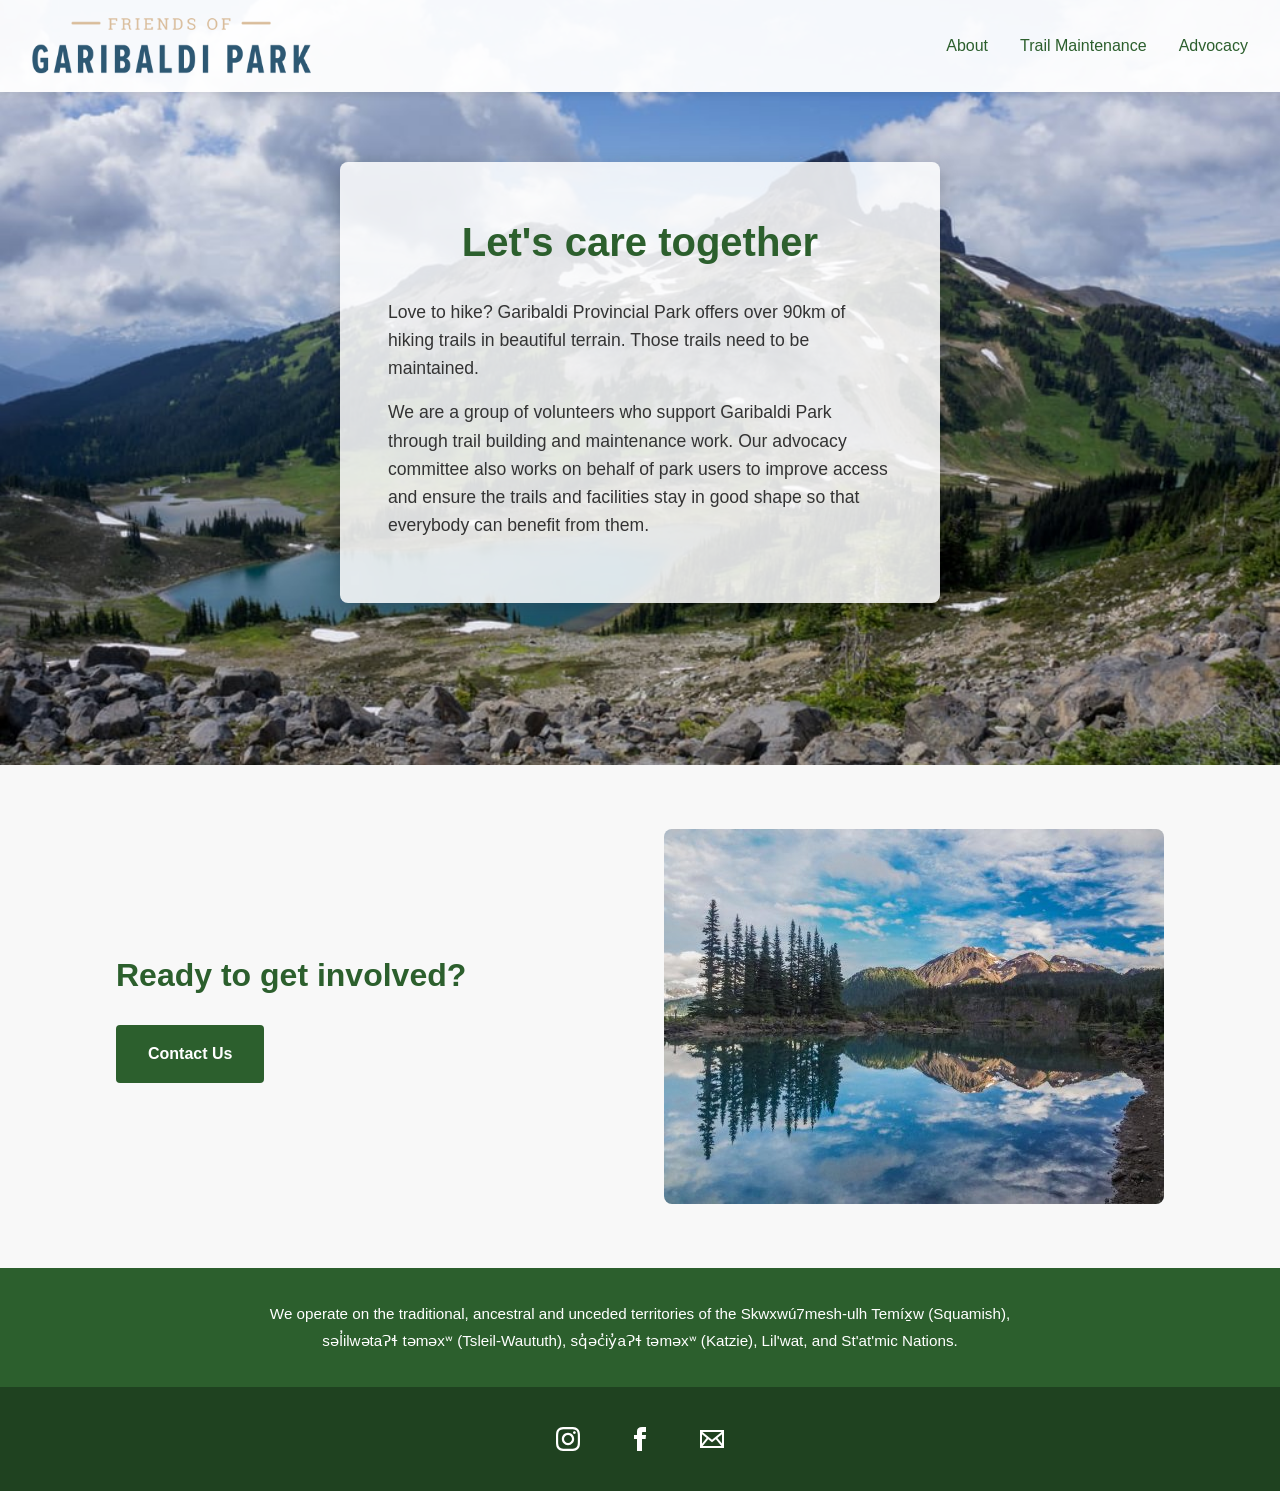
<file: index.html>
<!DOCTYPE html>
<html lang="en">
    <head>
        <meta charset="UTF-8">
        <meta name="viewport" content="width=device-width, initial-scale=1.0">
        <title>Home - Friends of Garibaldi Park Society</title>
        <link rel="icon" type="image/png" href="favicon.png">
        <link rel="stylesheet" href="fogps.css">
    </head>
    <body>
        <header>
            <div class="header-container">
                <a href="" class="logo-link">
                    <img src="img/logo.png" alt="Friends of Garibaldi Park Society" class="logo">
                </a>
                <button class="hamburger" aria-label="Menu">
                    <span></span>
                    <span></span>
                    <span></span>
                </button>
                <nav>
                    <a href="about/">About</a>
                    <a href="trail-maintenance/">Trail Maintenance</a>
                    <a href="advocacy/">Advocacy</a>
                </nav>
            </div>
        </header>

        <main >
            
<section class="hero">
    <div class="hero-content">
        <h1>Let's care together</h1>
        <p>Love to hike? Garibaldi Provincial Park offers over 90km of hiking trails in beautiful terrain. Those trails need to be maintained.</p>
        <p>We are a group of volunteers who support Garibaldi Park through trail building and maintenance work. Our advocacy committee also works on behalf of park users to improve access and ensure the trails and facilities stay in good shape so that everybody can benefit from them.</p>
    </div>
</section>

        </main>

        <footer>
            <section class="get-involved">
                <div class="get-involved-content">
                    <h2>Ready to get involved?</h2>
                    <a href="mailto:hello@friendsofgaribaldipark.org" class="btn-contact">Contact Us</a>
                </div>
                <img src="img/lesleyderksen-bship.jpg" alt="Volunteer working on trail">
            </section>

            <section class="land-acknowledgement">
                <p>We operate on the traditional, ancestral and unceded territories of the Skwxwú7mesh-ulh Temíx̱w (Squamish), səl̓ilwətaɁɬ təməxʷ (Tsleil-Waututh), sq̓əc̓iy̓aɁɬ təməxʷ (Katzie), Lil'wat, and St'at'mic Nations.</p>
            </section>

            <section class="social-links">
                <a href="https://www.instagram.com/friendsofgaribaldiparksociety/" target="_blank" rel="noopener" aria-label="Instagram">
                    <img src="img/instagram.svg" alt="Instagram">
                </a>
                <a href="https://www.facebook.com/FriendsofGaribaldiParkSociety" target="_blank" rel="noopener" aria-label="Facebook">
                    <img src="img/facebook.svg" alt="Facebook">
                </a>
                <a href="mailto:hello@friendsofgaribaldipark.org" aria-label="Email">
                    <img src="img/email.svg" alt="Email">
                </a>
            </section>
        </footer>
        <script>
            const hamburger = document.querySelector('.hamburger');
            const nav = document.querySelector('nav');

            hamburger.addEventListener('click', () => {
                hamburger.classList.toggle('active');
                nav.classList.toggle('active');
            });

            // Close menu when clicking a nav link
            document.querySelectorAll('nav a').forEach(link => {
                link.addEventListener('click', () => {
                    hamburger.classList.remove('active');
                    nav.classList.remove('active');
                });
            });
        </script>
    </body>
</html>
</file>
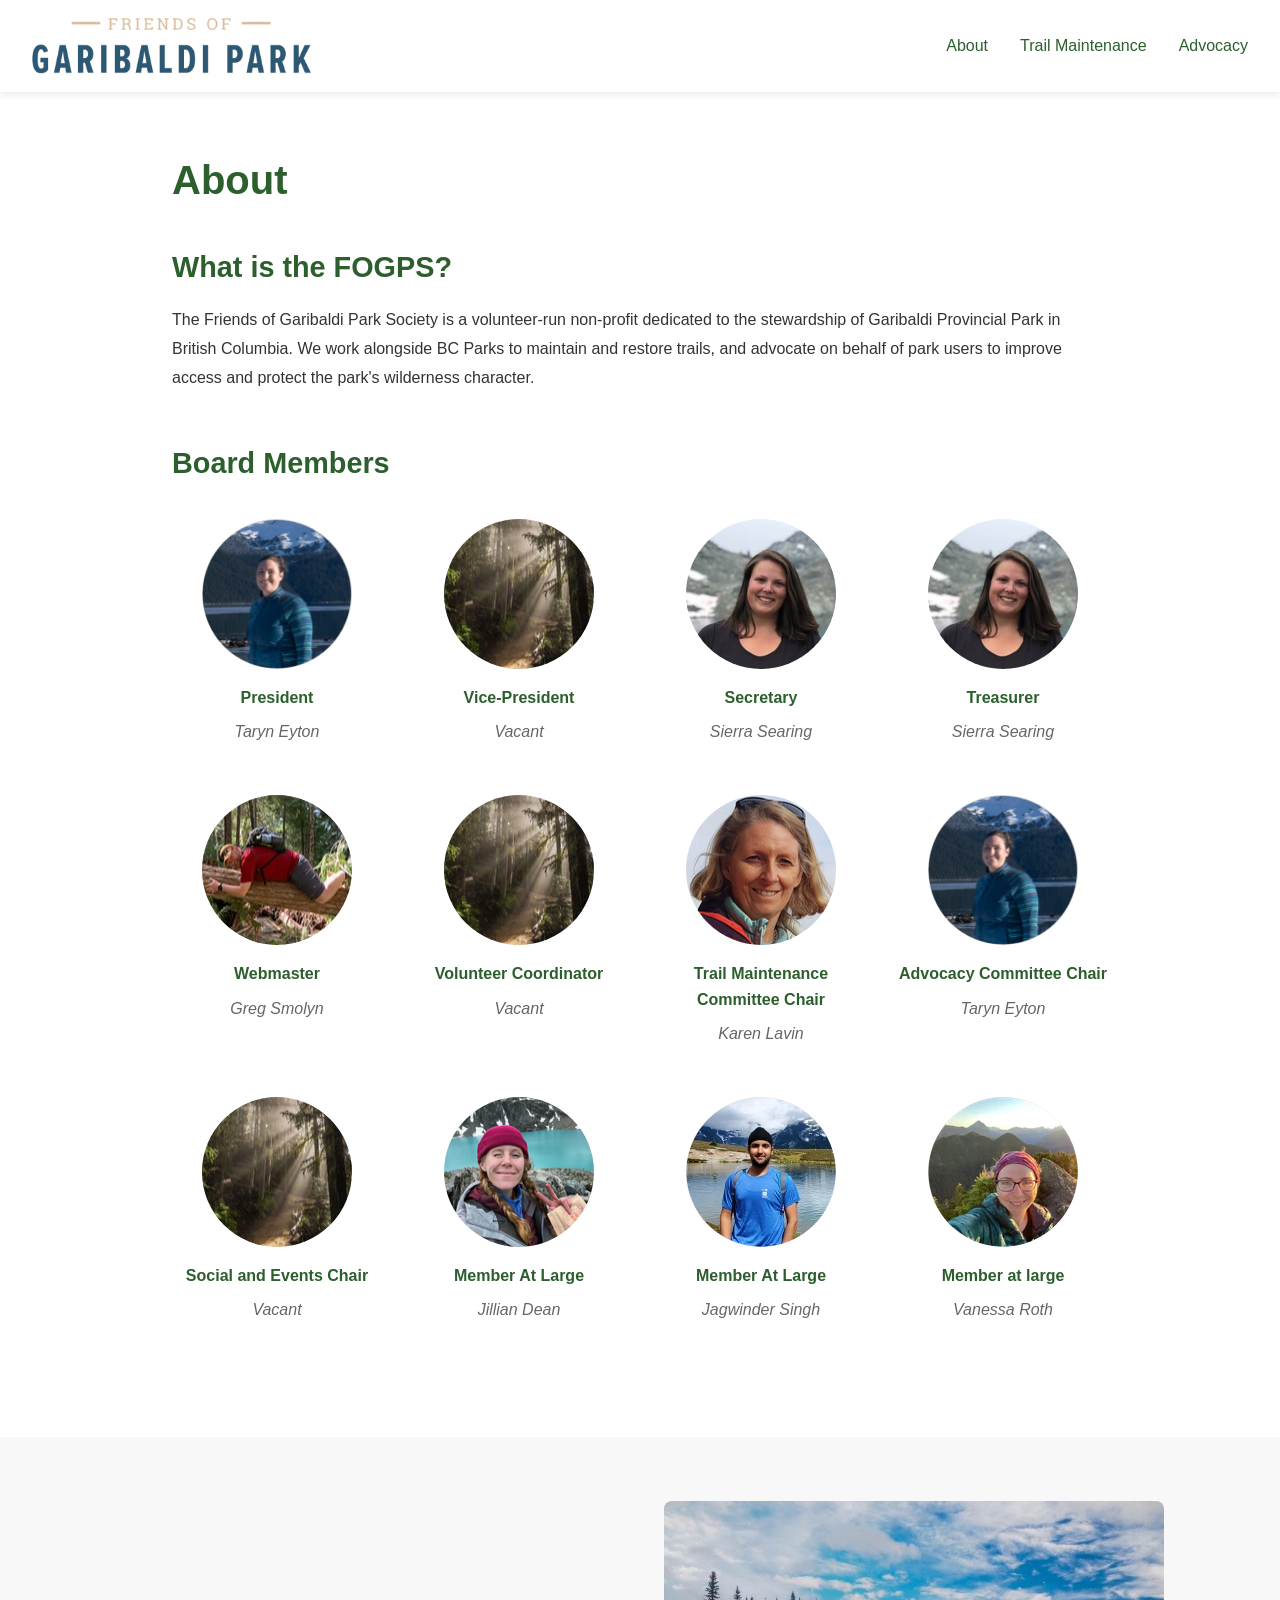
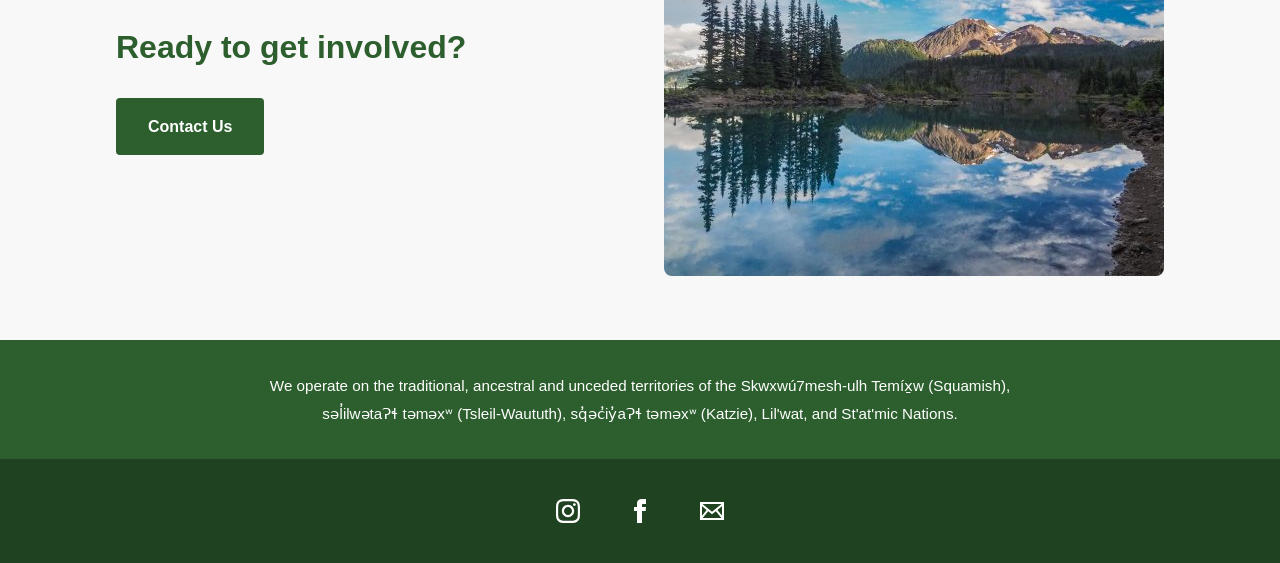
<file: about/index.html>
<!DOCTYPE html>
<html lang="en">
    <head>
        <meta charset="UTF-8">
        <meta name="viewport" content="width=device-width, initial-scale=1.0">
        <title>About - Friends of Garibaldi Park Society</title>
        <link rel="icon" type="image/png" href="../favicon.png">
        <link rel="stylesheet" href="../fogps.css">
    </head>
    <body>
        <header>
            <div class="header-container">
                <a href="../" class="logo-link">
                    <img src="../img/logo.png" alt="Friends of Garibaldi Park Society" class="logo">
                </a>
                <button class="hamburger" aria-label="Menu">
                    <span></span>
                    <span></span>
                    <span></span>
                </button>
                <nav>
                    <a href="../about/">About</a>
                    <a href="../trail-maintenance/">Trail Maintenance</a>
                    <a href="../advocacy/">Advocacy</a>
                </nav>
            </div>
        </header>

        <main class="page-content">
            



<section class="content-section">
    <h1>About</h1>

    <div class="section-block">
        <h2>What is the FOGPS?</h2>
        <p>The Friends of Garibaldi Park Society is a volunteer-run non-profit dedicated to the stewardship of Garibaldi Provincial Park in British Columbia. We work alongside BC Parks to maintain and restore trails, and advocate on behalf of park users to improve access and protect the park's wilderness character.</p>
    </div>

    <div class="section-block">
        <h2>Board Members</h2>
        <div class="board-grid">
            
                
<div class="board-member">
    <img class="board-member-photo" src="../img/thumb_taryn.webp"/>
    <h3>President</h3>
    <p class="board-member-name">Taryn Eyton</p>
</div>

            
                
<div class="board-member">
    <img class="board-member-photo" src="../img/thumb_vacant.webp"/>
    <h3>Vice-President</h3>
    <p class="board-member-name">Vacant</p>
</div>

            
                
<div class="board-member">
    <img class="board-member-photo" src="../img/thumb_sierra.webp"/>
    <h3>Secretary</h3>
    <p class="board-member-name">Sierra Searing</p>
</div>

            
                
<div class="board-member">
    <img class="board-member-photo" src="../img/thumb_sierra.webp"/>
    <h3>Treasurer</h3>
    <p class="board-member-name">Sierra Searing</p>
</div>

            
                
<div class="board-member">
    <img class="board-member-photo" src="../img/thumb_greg.webp"/>
    <h3>Webmaster</h3>
    <p class="board-member-name">Greg Smolyn</p>
</div>

            
                
<div class="board-member">
    <img class="board-member-photo" src="../img/thumb_vacant.webp"/>
    <h3>Volunteer Coordinator</h3>
    <p class="board-member-name">Vacant</p>
</div>

            
                
<div class="board-member">
    <img class="board-member-photo" src="../img/thumb_karen.webp"/>
    <h3>Trail Maintenance Committee Chair</h3>
    <p class="board-member-name">Karen Lavin</p>
</div>

            
                
<div class="board-member">
    <img class="board-member-photo" src="../img/thumb_taryn.webp"/>
    <h3>Advocacy Committee Chair</h3>
    <p class="board-member-name">Taryn Eyton</p>
</div>

            
                
<div class="board-member">
    <img class="board-member-photo" src="../img/thumb_vacant.webp"/>
    <h3>Social and Events Chair</h3>
    <p class="board-member-name">Vacant</p>
</div>

            
                
<div class="board-member">
    <img class="board-member-photo" src="../img/thumb_jillian.webp"/>
    <h3>Member At Large</h3>
    <p class="board-member-name">Jillian Dean</p>
</div>

            
                
<div class="board-member">
    <img class="board-member-photo" src="../img/thumb_jag.webp"/>
    <h3>Member At Large</h3>
    <p class="board-member-name">Jagwinder Singh</p>
</div>

            
                
<div class="board-member">
    <img class="board-member-photo" src="../img/thumb_vanessa.webp"/>
    <h3>Member at large</h3>
    <p class="board-member-name">Vanessa Roth</p>
</div>

            
        </div>
    </div>

</section>

        </main>

        <footer>
            <section class="get-involved">
                <div class="get-involved-content">
                    <h2>Ready to get involved?</h2>
                    <a href="mailto:hello@friendsofgaribaldipark.org" class="btn-contact">Contact Us</a>
                </div>
                <img src="../img/lesleyderksen-bship.jpg" alt="Volunteer working on trail">
            </section>

            <section class="land-acknowledgement">
                <p>We operate on the traditional, ancestral and unceded territories of the Skwxwú7mesh-ulh Temíx̱w (Squamish), səl̓ilwətaɁɬ təməxʷ (Tsleil-Waututh), sq̓əc̓iy̓aɁɬ təməxʷ (Katzie), Lil'wat, and St'at'mic Nations.</p>
            </section>

            <section class="social-links">
                <a href="https://www.instagram.com/friendsofgaribaldiparksociety/" target="_blank" rel="noopener" aria-label="Instagram">
                    <img src="../img/instagram.svg" alt="Instagram">
                </a>
                <a href="https://www.facebook.com/FriendsofGaribaldiParkSociety" target="_blank" rel="noopener" aria-label="Facebook">
                    <img src="../img/facebook.svg" alt="Facebook">
                </a>
                <a href="mailto:hello@friendsofgaribaldipark.org" aria-label="Email">
                    <img src="../img/email.svg" alt="Email">
                </a>
            </section>
        </footer>
        <script>
            const hamburger = document.querySelector('.hamburger');
            const nav = document.querySelector('nav');

            hamburger.addEventListener('click', () => {
                hamburger.classList.toggle('active');
                nav.classList.toggle('active');
            });

            // Close menu when clicking a nav link
            document.querySelectorAll('nav a').forEach(link => {
                link.addEventListener('click', () => {
                    hamburger.classList.remove('active');
                    nav.classList.remove('active');
                });
            });
        </script>
    </body>
</html>
</file>
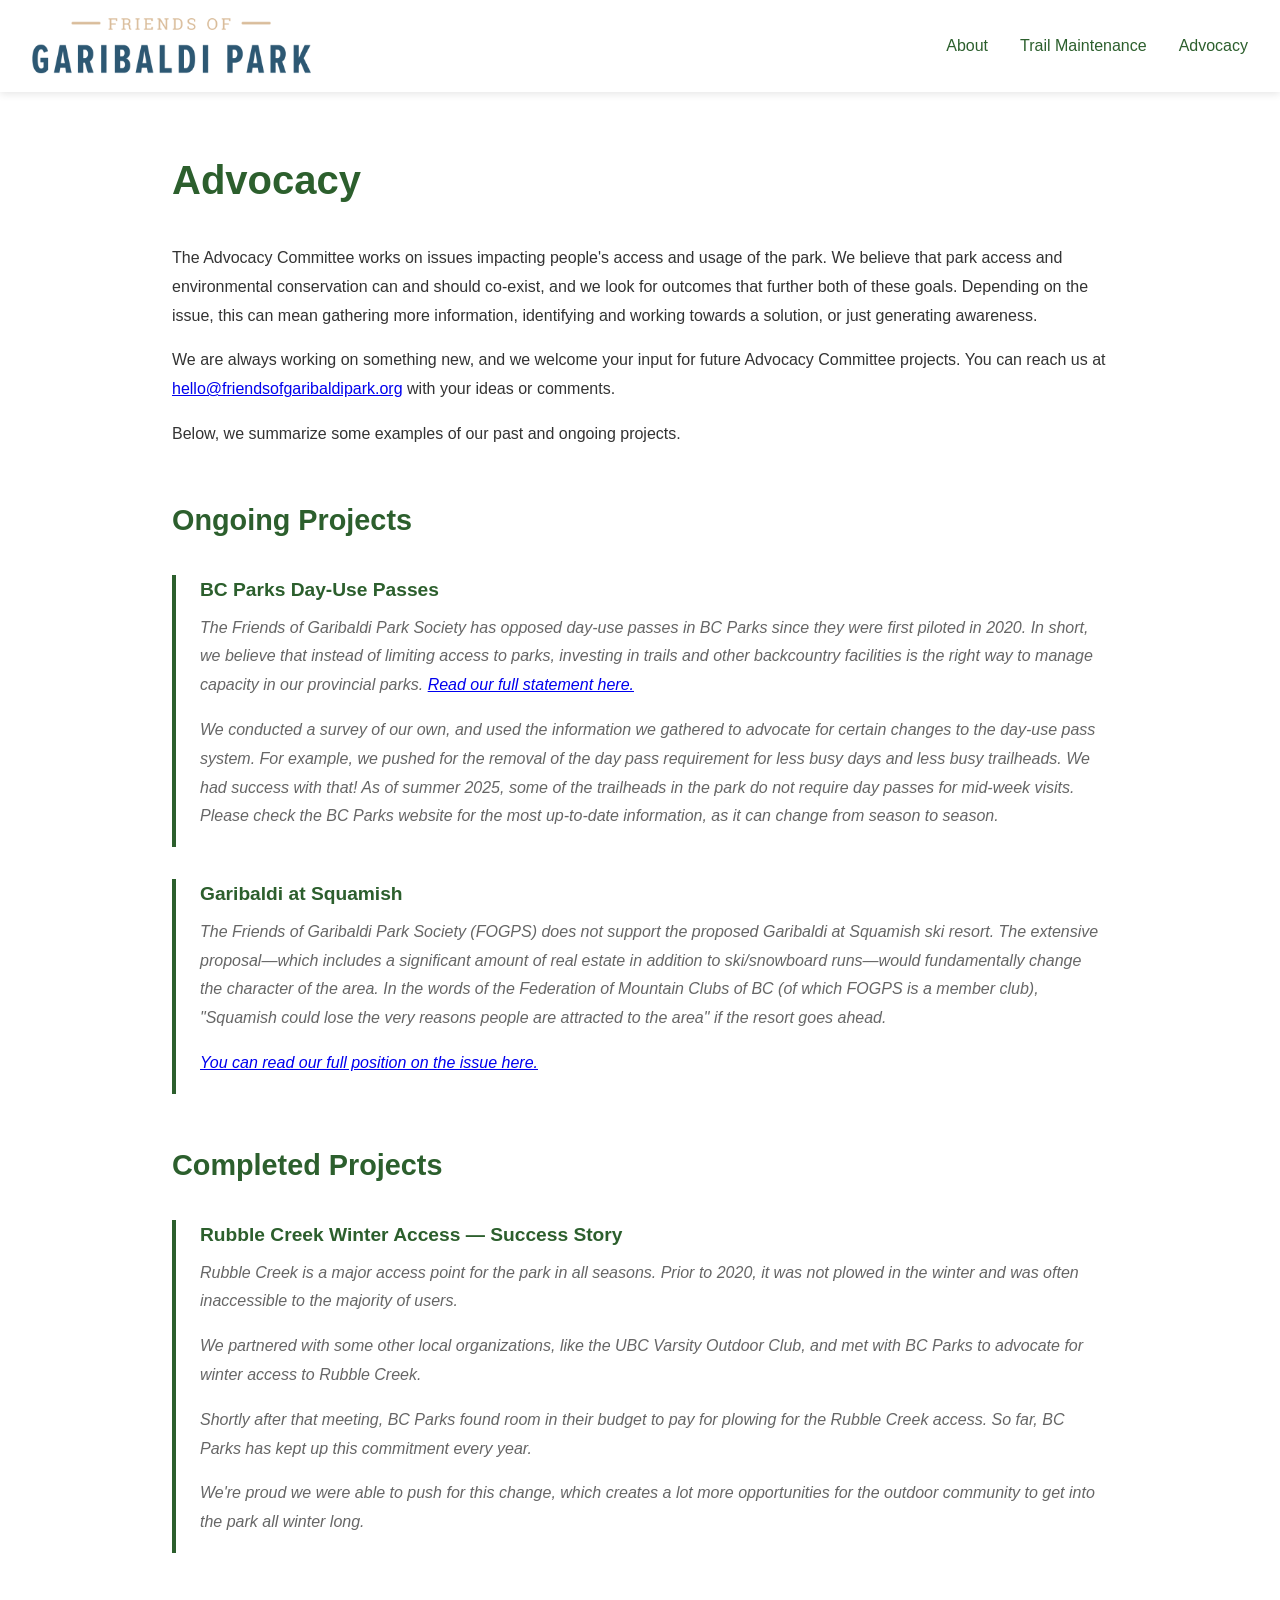
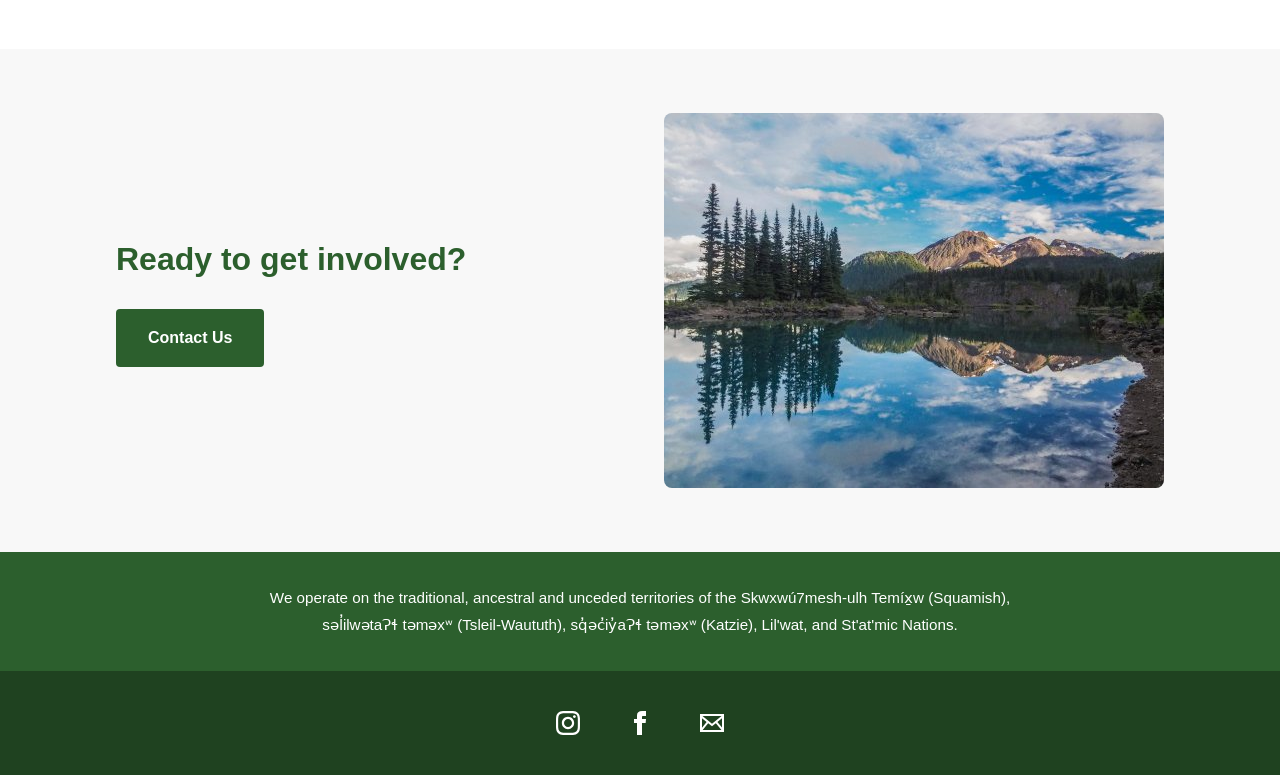
<file: advocacy/index.html>
<!DOCTYPE html>
<html lang="en">
    <head>
        <meta charset="UTF-8">
        <meta name="viewport" content="width=device-width, initial-scale=1.0">
        <title>Advocacy - Friends of Garibaldi Park Society</title>
        <link rel="icon" type="image/png" href="../favicon.png">
        <link rel="stylesheet" href="../fogps.css">
    </head>
    <body>
        <header>
            <div class="header-container">
                <a href="../" class="logo-link">
                    <img src="../img/logo.png" alt="Friends of Garibaldi Park Society" class="logo">
                </a>
                <button class="hamburger" aria-label="Menu">
                    <span></span>
                    <span></span>
                    <span></span>
                </button>
                <nav>
                    <a href="../about/">About</a>
                    <a href="../trail-maintenance/">Trail Maintenance</a>
                    <a href="../advocacy/">Advocacy</a>
                </nav>
            </div>
        </header>

        <main class="page-content">
            

<section class="content-section">
    <h1>Advocacy</h1>

    <div class="section-block">
        <p>The Advocacy Committee works on issues impacting people's access and usage of the park. We believe that park access and environmental conservation can and should co-exist, and we look for outcomes that further both of these goals. Depending on the issue, this can mean gathering more information, identifying and working towards a solution, or just generating awareness.</p>
        <p>We are always working on something new, and we welcome your input for future Advocacy Committee projects. You can reach us at <a href="mailto:hello@friendsofgaribaldipark.org">hello@friendsofgaribaldipark.org</a> with your ideas or comments.</p>
        <p>Below, we summarize some examples of our past and ongoing projects.</p>
    </div>

    <div class="section-block">
        <h2>Ongoing Projects</h2>
        <div class="advocacy-projects">
            
<div class="advocacy-item">
    <h3>BC Parks Day-Use Passes</h3>
    <div class="advocacy-description">
        
                <p>The Friends of Garibaldi Park Society has opposed day-use passes in BC Parks since they were first piloted in 2020. In short, we believe that instead of limiting access to parks, investing in trails and other backcountry facilities is the right way to manage capacity in our provincial parks. <a href="../docs/2024-Friends-of-Garibaldi-Park-Response-to-BC-Parks-Day-Pass-System-Announcement.pdf">Read our full statement here.</a></p>
                <p>We conducted a survey of our own, and used the information we gathered to advocate for certain changes to the day-use pass system. For example, we pushed for the removal of the day pass requirement for less busy days and less busy trailheads. We had success with that! As of summer 2025, some of the trailheads in the park do not require day passes for mid-week visits. Please check the BC Parks website for the most up-to-date information, as it can change from season to season.</p>
            
    </div>
</div>


            
<div class="advocacy-item">
    <h3>Garibaldi at Squamish</h3>
    <div class="advocacy-description">
        
                <p>The Friends of Garibaldi Park Society (FOGPS) does not support the proposed Garibaldi at Squamish ski resort. The extensive proposal—which includes a significant amount of real estate in addition to ski/snowboard runs—would fundamentally change the character of the area. In the words of the Federation of Mountain Clubs of BC (of which FOGPS is a member club), "Squamish could lose the very reasons people are attracted to the area" if the resort goes ahead.</p>
                <p><a href="../docs/FOGPS_Official_Position_Garibaldi_at_Squamish.pdf">You can read our full position on the issue here.</a></p>
            
    </div>
</div>


        </div>

        <h2>Completed Projects</h2>
        <div class="advocacy-projects">
            
<div class="advocacy-item">
    <h3>Rubble Creek Winter Access — Success Story</h3>
    <div class="advocacy-description">
        
                <p>Rubble Creek is a major access point for the park in all seasons. Prior to 2020, it was not plowed in the winter and was often inaccessible to the majority of users.</p>
                <p>We partnered with some other local organizations, like the UBC Varsity Outdoor Club, and met with BC Parks to advocate for winter access to Rubble Creek.</p>
                <p>Shortly after that meeting, BC Parks found room in their budget to pay for plowing for the Rubble Creek access. So far, BC Parks has kept up this commitment every year.</p>
                <p>We're proud we were able to push for this change, which creates a lot more opportunities for the outdoor community to get into the park all winter long.</p>
            
    </div>
</div>

        </div>
    </div>
</section>

        </main>

        <footer>
            <section class="get-involved">
                <div class="get-involved-content">
                    <h2>Ready to get involved?</h2>
                    <a href="mailto:hello@friendsofgaribaldipark.org" class="btn-contact">Contact Us</a>
                </div>
                <img src="../img/lesleyderksen-bship.jpg" alt="Volunteer working on trail">
            </section>

            <section class="land-acknowledgement">
                <p>We operate on the traditional, ancestral and unceded territories of the Skwxwú7mesh-ulh Temíx̱w (Squamish), səl̓ilwətaɁɬ təməxʷ (Tsleil-Waututh), sq̓əc̓iy̓aɁɬ təməxʷ (Katzie), Lil'wat, and St'at'mic Nations.</p>
            </section>

            <section class="social-links">
                <a href="https://www.instagram.com/friendsofgaribaldiparksociety/" target="_blank" rel="noopener" aria-label="Instagram">
                    <img src="../img/instagram.svg" alt="Instagram">
                </a>
                <a href="https://www.facebook.com/FriendsofGaribaldiParkSociety" target="_blank" rel="noopener" aria-label="Facebook">
                    <img src="../img/facebook.svg" alt="Facebook">
                </a>
                <a href="mailto:hello@friendsofgaribaldipark.org" aria-label="Email">
                    <img src="../img/email.svg" alt="Email">
                </a>
            </section>
        </footer>
        <script>
            const hamburger = document.querySelector('.hamburger');
            const nav = document.querySelector('nav');

            hamburger.addEventListener('click', () => {
                hamburger.classList.toggle('active');
                nav.classList.toggle('active');
            });

            // Close menu when clicking a nav link
            document.querySelectorAll('nav a').forEach(link => {
                link.addEventListener('click', () => {
                    hamburger.classList.remove('active');
                    nav.classList.remove('active');
                });
            });
        </script>
    </body>
</html>
</file>
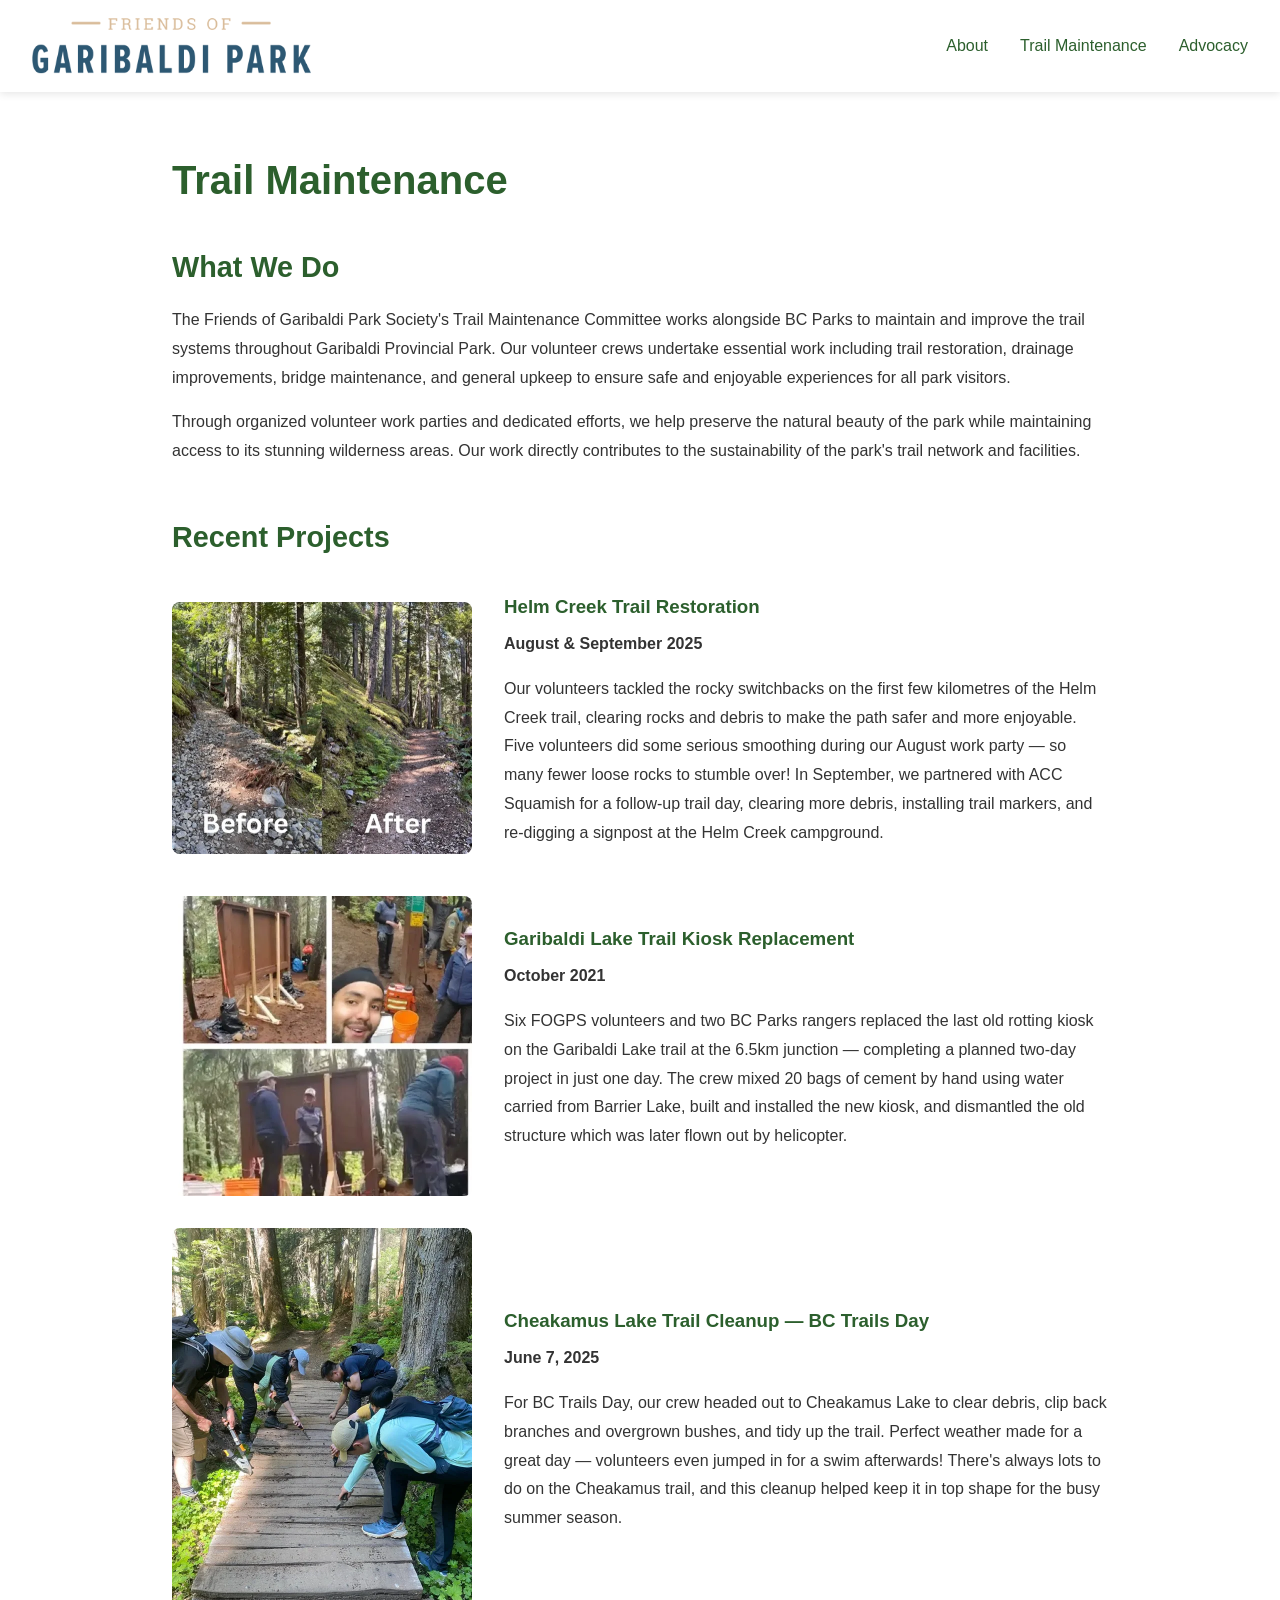
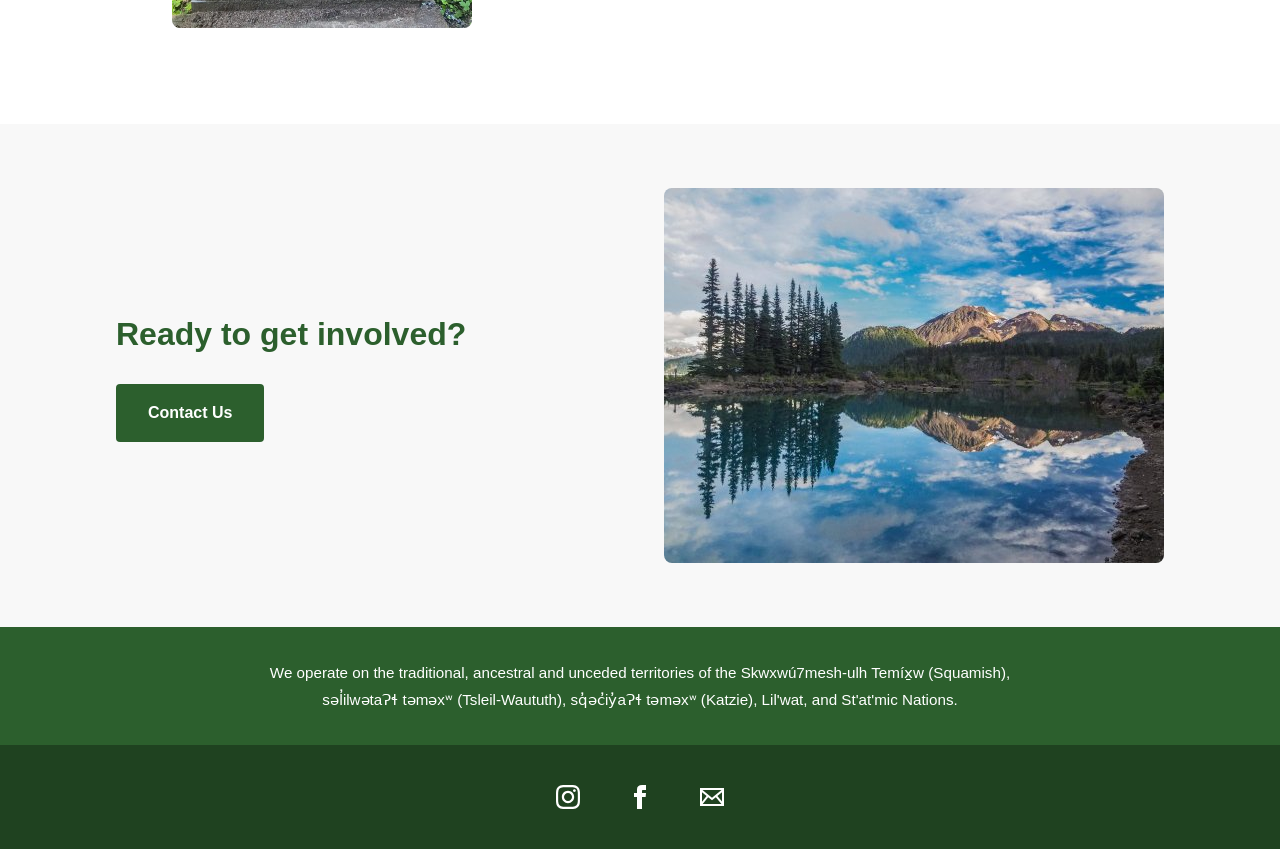
<file: trail-maintenance/index.html>
<!DOCTYPE html>
<html lang="en">
    <head>
        <meta charset="UTF-8">
        <meta name="viewport" content="width=device-width, initial-scale=1.0">
        <title>Trail Maintenance - Friends of Garibaldi Park Society</title>
        <link rel="icon" type="image/png" href="../favicon.png">
        <link rel="stylesheet" href="../fogps.css">
    </head>
    <body>
        <header>
            <div class="header-container">
                <a href="../" class="logo-link">
                    <img src="../img/logo.png" alt="Friends of Garibaldi Park Society" class="logo">
                </a>
                <button class="hamburger" aria-label="Menu">
                    <span></span>
                    <span></span>
                    <span></span>
                </button>
                <nav>
                    <a href="../about/">About</a>
                    <a href="../trail-maintenance/">Trail Maintenance</a>
                    <a href="../advocacy/">Advocacy</a>
                </nav>
            </div>
        </header>

        <main class="page-content">
            

<section class="content-section">
    <h1>Trail Maintenance</h1>

    <div class="section-block">
        <h2>What We Do</h2>
        <p>The Friends of Garibaldi Park Society's Trail Maintenance Committee works alongside BC Parks to maintain and improve the trail systems throughout Garibaldi Provincial Park. Our volunteer crews undertake essential work including trail restoration, drainage improvements, bridge maintenance, and general upkeep to ensure safe and enjoyable experiences for all park visitors.</p>
        <p>Through organized volunteer work parties and dedicated efforts, we help preserve the natural beauty of the park while maintaining access to its stunning wilderness areas. Our work directly contributes to the sustainability of the park's trail network and facilities.</p>
    </div>

    <div class="section-block">
        <h2>Recent Projects</h2>
        <div class="projects-list">
            
<div class="project-item">
    <div class="project-image">
        
            <img src="/img/helm-creek-before-after.webp" alt="Helm Creek Trail Restoration" loading="lazy">
        
    </div>
    <div class="project-details">
        <h3>Helm Creek Trail Restoration</h3>
        
                <p><strong>August &amp; September 2025</strong></p>
                <p>Our volunteers tackled the rocky switchbacks on the first few kilometres of the Helm Creek trail, clearing rocks and debris to make the path safer and more enjoyable.
                Five volunteers did some serious smoothing during our August work party — so many fewer loose rocks to stumble over!
                In September, we partnered with ACC Squamish for a follow-up trail day, clearing more debris, installing trail markers, and re-digging a signpost at the Helm Creek campground.</p>
            
    </div>
</div>

            
<div class="project-item">
    <div class="project-image">
        
            <img src="/img/garibaldi-lake-kiosk.webp" alt="Garibaldi Lake Trail Kiosk Replacement" loading="lazy">
        
    </div>
    <div class="project-details">
        <h3>Garibaldi Lake Trail Kiosk Replacement</h3>
        
                <p><strong>October 2021</strong></p>
                <p>Six FOGPS volunteers and two BC Parks rangers replaced the last old rotting kiosk on the Garibaldi Lake trail at the 6.5km junction —
                completing a planned two-day project in just one day. The crew mixed 20 bags of cement by hand using water carried from Barrier Lake, built and installed the new kiosk, and dismantled the old structure which was later flown out by helicopter.</p>
            
    </div>
</div>

            
<div class="project-item">
    <div class="project-image">
        
            <img src="/img/cheakamus-volunteers.webp" alt="Cheakamus Lake Trail Cleanup — BC Trails Day" loading="lazy">
        
    </div>
    <div class="project-details">
        <h3>Cheakamus Lake Trail Cleanup — BC Trails Day</h3>
        
                <p><strong>June 7, 2025</strong></p>
                <p>For BC Trails Day, our crew headed out to Cheakamus Lake to clear debris, clip back branches and overgrown bushes, and tidy up the trail.
                Perfect weather made for a great day — volunteers even jumped in for a swim afterwards!
                There's always lots to do on the Cheakamus trail, and this cleanup helped keep it in top shape for the busy summer season.</p>
            
    </div>
</div>

        </div>
    </div>
</section>

        </main>

        <footer>
            <section class="get-involved">
                <div class="get-involved-content">
                    <h2>Ready to get involved?</h2>
                    <a href="mailto:hello@friendsofgaribaldipark.org" class="btn-contact">Contact Us</a>
                </div>
                <img src="../img/lesleyderksen-bship.jpg" alt="Volunteer working on trail">
            </section>

            <section class="land-acknowledgement">
                <p>We operate on the traditional, ancestral and unceded territories of the Skwxwú7mesh-ulh Temíx̱w (Squamish), səl̓ilwətaɁɬ təməxʷ (Tsleil-Waututh), sq̓əc̓iy̓aɁɬ təməxʷ (Katzie), Lil'wat, and St'at'mic Nations.</p>
            </section>

            <section class="social-links">
                <a href="https://www.instagram.com/friendsofgaribaldiparksociety/" target="_blank" rel="noopener" aria-label="Instagram">
                    <img src="../img/instagram.svg" alt="Instagram">
                </a>
                <a href="https://www.facebook.com/FriendsofGaribaldiParkSociety" target="_blank" rel="noopener" aria-label="Facebook">
                    <img src="../img/facebook.svg" alt="Facebook">
                </a>
                <a href="mailto:hello@friendsofgaribaldipark.org" aria-label="Email">
                    <img src="../img/email.svg" alt="Email">
                </a>
            </section>
        </footer>
        <script>
            const hamburger = document.querySelector('.hamburger');
            const nav = document.querySelector('nav');

            hamburger.addEventListener('click', () => {
                hamburger.classList.toggle('active');
                nav.classList.toggle('active');
            });

            // Close menu when clicking a nav link
            document.querySelectorAll('nav a').forEach(link => {
                link.addEventListener('click', () => {
                    hamburger.classList.remove('active');
                    nav.classList.remove('active');
                });
            });
        </script>
    </body>
</html>
</file>
<file: fogps.css>
/* Reset and base styles */
* {
    margin: 0;
    padding: 0;
    box-sizing: border-box;
}

body {
    font-family: -apple-system, BlinkMacSystemFont, 'Segoe UI', Roboto, Oxygen, Ubuntu, Cantarell, sans-serif;
    line-height: 1.6;
    color: #333;
}

/* Header */
header {
    position: fixed;
    top: 0;
    left: 0;
    right: 0;
    background: rgba(255, 255, 255, 0.95);
    padding: 1rem 2rem;
    box-shadow: 0 2px 8px rgba(0, 0, 0, 0.1);
    z-index: 100;
}

.header-container {
    display: flex;
    align-items: center;
    justify-content: space-between;
    max-width: 1400px;
    margin: 0 auto;
}

.logo-link {
    display: flex;
    align-items: center;
}

header .logo {
    height: 60px;
}

nav {
    display: flex;
    gap: 2rem;
    align-items: center;
}

nav a {
    color: #2c5f2d;
    text-decoration: none;
    font-weight: 500;
    transition: opacity 0.3s;
}

nav a:hover {
    opacity: 0.7;
}

/* Hamburger menu */
.hamburger {
    display: none;
    flex-direction: column;
    justify-content: center;
    align-items: center;
    gap: 6px;
    background: none;
    border: none;
    cursor: pointer;
    padding: 8px;
    width: 40px;
    height: 40px;
    position: relative;
}

.hamburger span {
    display: block;
    width: 25px;
    height: 3px;
    background: #2c5f2d;
    transition: all 0.3s ease;
    position: absolute;
}

.hamburger span:nth-child(1) {
    top: 10px;
}

.hamburger span:nth-child(2) {
    top: 18px;
}

.hamburger span:nth-child(3) {
    top: 26px;
}

.hamburger.active span:nth-child(1) {
    top: 18px;
    transform: rotate(45deg);
}

.hamburger.active span:nth-child(2) {
    opacity: 0;
}

.hamburger.active span:nth-child(3) {
    top: 18px;
    transform: rotate(-45deg);
}

/* Hero section */
.hero {
    position: relative;
    min-height: 85vh;
    background: url('img/BlackTuskScaled.jpg') center center/cover no-repeat;
    display: flex;
    align-items: center;
    justify-content: center;
    padding: 2rem;
}

.hero-content {
    background: rgba(255, 255, 255, 0.85);
    padding: 3rem;
    max-width: 600px;
    border-radius: 8px;
    box-shadow: 0 4px 20px rgba(0, 0, 0, 0.2);
}

.hero-content h1 {
    font-size: 2.5rem;
    margin-bottom: 1.5rem;
    color: #2c5f2d;
    text-align: center;
}

.hero-content p {
    font-size: 1.1rem;
    margin-bottom: 1rem;
    color: #333;
}

/* Get Involved section */
.get-involved {
    display: flex;
    flex-wrap: wrap;
    align-items: center;
    justify-content: center;
    background: #f8f8f8;
    padding: 4rem 2rem;
    gap: 3rem;
}

.get-involved > * {
    max-width: 500px;
}

.get-involved-content {
    flex: 1;
    min-width: 300px;
}

.get-involved h2 {
    font-size: 2rem;
    margin-bottom: 1.5rem;
    color: #2c5f2d;
}

.btn-contact {
    display: inline-block;
    padding: 1rem 2rem;
    background: #2c5f2d;
    color: white;
    text-decoration: none;
    border-radius: 4px;
    font-weight: 600;
    transition: background 0.3s;
}

.btn-contact:hover {
    background: #1f4220;
}

.get-involved img {
    flex: 1;
    min-width: 300px;
    max-width: 500px;
    width: 100%;
    height: auto;
    border-radius: 8px;
    object-fit: cover;
}

/* Land Acknowledgement */
.land-acknowledgement {
    background: #2c5f2d;
    color: white;
    padding: 2rem;
    text-align: center;
}

.land-acknowledgement p {
    max-width: 800px;
    margin: 0 auto;
    font-size: 0.95rem;
    line-height: 1.8;
}

/* Social Links */
.social-links {
    background: #1f4220;
    padding: 2rem;
    display: flex;
    justify-content: center;
    gap: 2rem;
    flex-wrap: wrap;
}

.social-links a {
    color: white;
    text-decoration: none;
    display: inline-flex;
    align-items: center;
    justify-content: center;
    width: 40px;
    height: 40px;
    transition: opacity 0.3s;
}

.social-links a img {
    width: 24px;
    height: 24px;
    filter: brightness(0) invert(1);
}

.social-links a:hover {
    opacity: 0.8;
}

/* Page content (for non-hero pages) */
.page-content {
    padding-top: 100px;
    min-height: calc(100vh - 400px);
}

.content-section {
    max-width: 1000px;
    margin: 0 auto;
    padding: 3rem 2rem;
}

.content-section h1 {
    font-size: 2.5rem;
    color: #2c5f2d;
    margin-bottom: 2rem;
}

.section-block {
    margin-bottom: 3rem;
}

.section-block h2 {
    font-size: 1.8rem;
    color: #2c5f2d;
    margin-bottom: 1rem;
}

.section-block p {
    line-height: 1.8;
    margin-bottom: 1rem;
}

/* Board Members Grid */
.board-grid {
    display: grid;
    grid-template-columns: repeat(auto-fill, minmax(200px, 1fr));
    gap: 2rem;
    margin-top: 2rem;
}

.board-member {
    text-align: center;
}

.board-member-photo {
    width: 150px;
    height: 150px;
    background: #e0e0e0;
    border-radius: 50%;
    margin: 0 auto 1rem;
    display: flex;
    align-items: center;
    justify-content: center;
    color: #666;
    font-size: 0.9rem;
}

.board-member h3 {
    font-size: 1rem;
    color: #2c5f2d;
    margin-bottom: 0.5rem;
}

.board-member-name {
    color: #666;
    font-style: italic;
}

/* Projects List (Trail Maintenance) */
.projects-list {
    display: flex;
    flex-direction: column;
    gap: 2rem;
    margin-top: 2rem;
}

.project-item {
    display: flex;
    gap: 2rem;
    align-items: center;
}

.project-image {
    width: 300px;
    border-radius: 8px;
    flex-shrink: 0;
    overflow: hidden;
}

.project-image img {
    width: 100%;
    height: auto;
    display: block;
}

.project-details h3 {
    color: #2c5f2d;
    margin-bottom: 0.5rem;
}

/* Advocacy Projects */
.advocacy-projects {
    display: flex;
    flex-direction: column;
    gap: 2rem;
    margin-top: 2rem;
}

.advocacy-projects + h2 {
    margin-top: 3rem;
}

.advocacy-item {
    border-left: 4px solid #2c5f2d;
    padding-left: 1.5rem;
}

.advocacy-item h3 {
    color: #2c5f2d;
    margin-bottom: 0.5rem;
    font-size: 1.2rem;
}

.advocacy-description p {
    color: #666;
    font-style: italic;
}

/* Mobile responsiveness */
@media (max-width: 768px) {
    header {
        padding: 1rem 1.5rem;
    }

    header .logo {
        height: 50px;
    }

    .hamburger {
        display: flex;
    }

    nav {
        position: fixed;
        top: 82px;
        left: 0;
        right: 0;
        background: rgba(255, 255, 255, 0.98);
        flex-direction: column;
        padding: 1rem 0;
        gap: 0;
        box-shadow: 0 4px 8px rgba(0, 0, 0, 0.1);
        transform: translateY(-100%);
        transition: transform 0.3s ease;
        visibility: hidden;
    }

    nav.active {
        transform: translateY(0);
        visibility: visible;
    }

    nav a {
        padding: 1rem 2rem;
        width: 100%;
        font-size: 1rem;
        border-bottom: 1px solid #e0e0e0;
    }

    nav a:last-child {
        border-bottom: none;
    }

    .hero-content {
        padding: 2rem;
    }

    .hero-content h1 {
        font-size: 2rem;
    }

    .hero-content p {
        font-size: 1rem;
    }

    .get-involved {
        flex-direction: column;
        padding: 3rem 1.5rem;
    }

    .get-involved img {
        order: 2;
    }

    .social-links {
        gap: 1rem;
    }

    .content-section {
        padding: 2rem 1.5rem;
    }

    .content-section h1 {
        font-size: 2rem;
    }

    .board-grid {
        grid-template-columns: repeat(auto-fill, minmax(150px, 1fr));
        gap: 1.5rem;
    }

    .project-item {
        flex-direction: column;
    }

    .project-image {
        width: 100%;
    }
}
</file>
